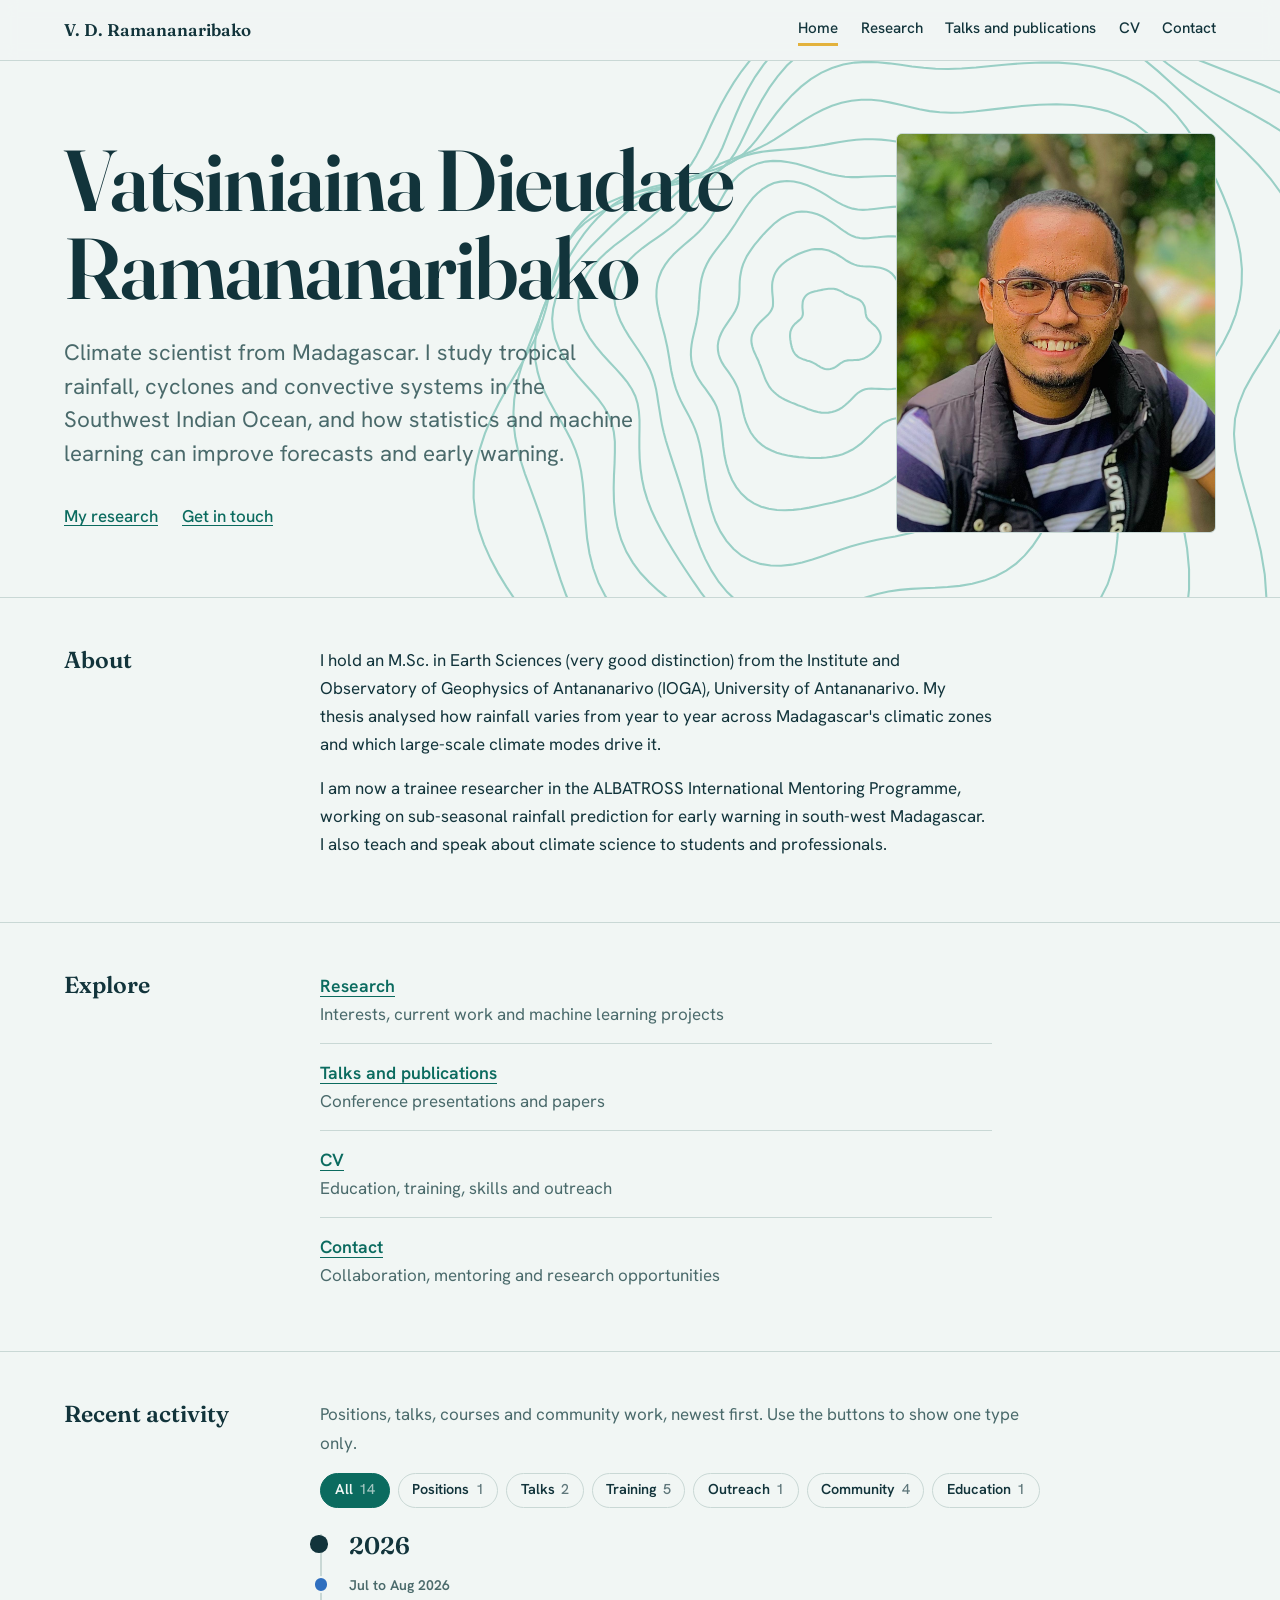
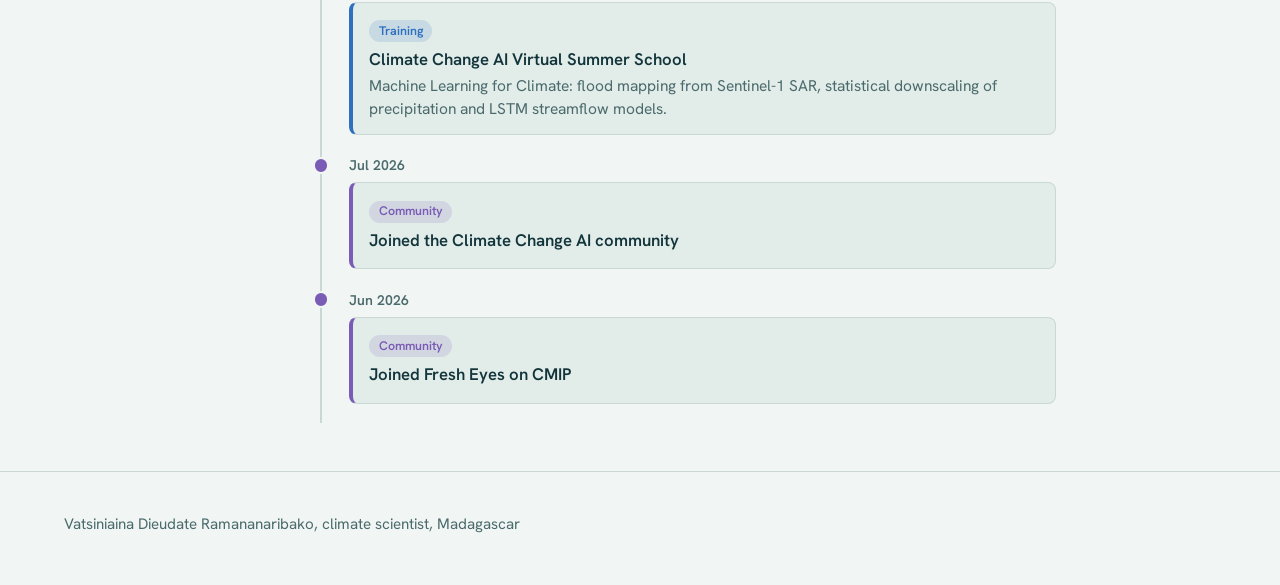
<file: index.html>
<!DOCTYPE html>
<html lang="en">
<head>
<meta charset="utf-8">
<meta name="viewport" content="width=device-width, initial-scale=1, viewport-fit=cover">
<title>Vatsiniaina Dieudate Ramananaribako</title>
<meta name="description" content="Climate scientist from Madagascar studying tropical rainfall, cyclones and climate prediction.">
<link rel="preconnect" href="https://fonts.googleapis.com">
<link rel="preconnect" href="https://fonts.gstatic.com" crossorigin>
<link href="https://fonts.googleapis.com/css2?family=Fraunces:opsz,wght@9..144,400;9..144,600&family=Hanken+Grotesk:wght@400;500;600&display=swap" rel="stylesheet">
<link rel="stylesheet" href="style.css">
</head>
<body>
<header class="top">
  <a class="mark" href="index.html">V. D. Ramananaribako</a>
  <nav aria-label="Main"><a href="index.html" aria-current="page">Home</a><a href="research.html">Research</a><a href="publications.html">Talks and publications</a><a href="cv.html">CV</a><a href="contact.html">Contact</a></nav>
</header>

<div class="hero">
  <svg id="contours" viewBox="-300 -300 600 600" aria-hidden="true" focusable="false"></svg>
  <div class="grid">
    <div>
      <h1>Vatsiniaina Dieudate Ramananaribako</h1>
      <p class="lead">Climate scientist from Madagascar. I study tropical rainfall, cyclones and convective systems in the Southwest Indian Ocean, and how statistics and machine learning can improve forecasts and early warning.</p>
      <div class="links"><a href="research.html">My research</a><a href="contact.html">Get in touch</a></div>
    </div>
    <div class="photo"><img src="photo.jpg" alt="Portrait of Vatsiniaina Dieudate Ramananaribako" onerror="this.remove()"></div>
  </div>
</div>
<main>
  <section>
    <h2>About</h2>
    <div class="content">
      <p>I hold an M.Sc. in Earth Sciences (very good distinction) from the Institute and Observatory of Geophysics of Antananarivo (IOGA), University of Antananarivo. My thesis analysed how rainfall varies from year to year across Madagascar's climatic zones and which large-scale climate modes drive it.</p>
      <p>I am now a trainee researcher in the ALBATROSS International Mentoring Programme, working on sub-seasonal rainfall prediction for early warning in south-west Madagascar. I also teach and speak about climate science to students and professionals.</p>
    </div>
  </section>
  <section>
    <h2>Explore</h2>
    <div class="content">
      <ul class="pagelist">
        <li><a href="research.html">Research</a><span>Interests, current work and machine learning projects</span></li>
        <li><a href="publications.html">Talks and publications</a><span>Conference presentations and papers</span></li>
        <li><a href="cv.html">CV</a><span>Education, training, skills and outreach</span></li>
        <li><a href="contact.html">Contact</a><span>Collaboration, mentoring and research opportunities</span></li>
      </ul>
    </div>
  </section>
  <section>
    <h2>Recent activity</h2>
    <div class="content wide">
<p class="tl-intro">Positions, talks, courses and community work, newest first. Use the buttons to show one type only.</p>
<div class="tl-filters" role="group" aria-label="Filter activities by type"><button type="button" class="chip" data-filter="all" aria-pressed="true">All <span>14</span></button><button type="button" class="chip" data-filter="position" aria-pressed="false">Positions <span>1</span></button><button type="button" class="chip" data-filter="talk" aria-pressed="false">Talks <span>2</span></button><button type="button" class="chip" data-filter="training" aria-pressed="false">Training <span>5</span></button><button type="button" class="chip" data-filter="outreach" aria-pressed="false">Outreach <span>1</span></button><button type="button" class="chip" data-filter="community" aria-pressed="false">Community <span>4</span></button><button type="button" class="chip" data-filter="education" aria-pressed="false">Education <span>1</span></button></div>
<div class="timeline" id="timeline">
  <div class="tl-year">2026</div>
  <div class="tl-item" data-type="training"><div class="tl-date">Jul to Aug 2026</div><div class="tl-card"><span class="tl-tag">Training</span><h3>Climate Change AI Virtual Summer School</h3><p>Machine Learning for Climate: flood mapping from Sentinel-1 SAR, statistical downscaling of precipitation and LSTM streamflow models.</p></div></div>
  <div class="tl-item" data-type="community"><div class="tl-date">Jul 2026</div><div class="tl-card"><span class="tl-tag">Community</span><h3>Joined the Climate Change AI community</h3></div></div>
  <div class="tl-item" data-type="community"><div class="tl-date">Jun 2026</div><div class="tl-card"><span class="tl-tag">Community</span><h3>Joined Fresh Eyes on CMIP</h3></div></div>
</div>
    </div>
  </section>
</main>

<footer>Vatsiniaina Dieudate Ramananaribako, climate scientist, Madagascar</footer>
<script src="script.js"></script>
</body>
</html>
</file>
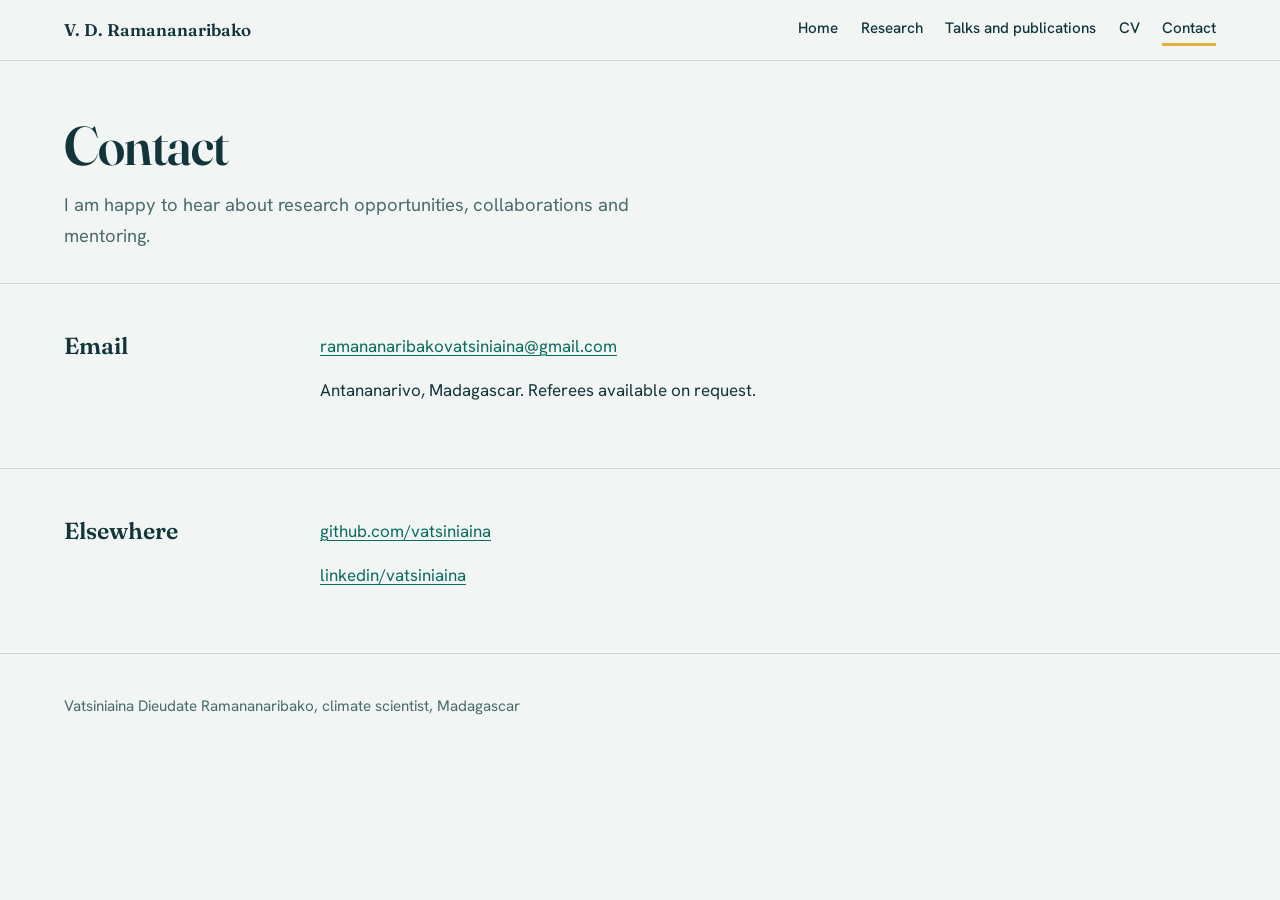
<file: contact.html>
<!DOCTYPE html>
<html lang="en">
<head>
<meta charset="utf-8">
<meta name="viewport" content="width=device-width, initial-scale=1, viewport-fit=cover">
<title>Contact | Vatsiniaina Dieudate Ramananaribako</title>
<meta name="description" content="Contact Vatsiniaina Dieudate Ramananaribako.">
<link rel="preconnect" href="https://fonts.googleapis.com">
<link rel="preconnect" href="https://fonts.gstatic.com" crossorigin>
<link href="https://fonts.googleapis.com/css2?family=Fraunces:opsz,wght@9..144,400;9..144,600&family=Hanken+Grotesk:wght@400;500;600&display=swap" rel="stylesheet">
<link rel="stylesheet" href="style.css">
</head>
<body>
<header class="top">
  <a class="mark" href="index.html">V. D. Ramananaribako</a>
  <nav aria-label="Main"><a href="index.html">Home</a><a href="research.html">Research</a><a href="publications.html">Talks and publications</a><a href="cv.html">CV</a><a href="contact.html" aria-current="page">Contact</a></nav>
</header>
<div class="page-head"><h1>Contact</h1><p>I am happy to hear about research opportunities, collaborations and mentoring.</p></div>

<main>
  <section>
    <h2>Email</h2>
    <div class="content">
      <p><a href="mailto:ramananaribakovatsiniaina@gmail.com">ramananaribakovatsiniaina@gmail.com</a></p>
      <p>Antananarivo, Madagascar. Referees available on request.</p>
    </div>
  </section>
  <section>
    <h2>Elsewhere</h2>
    <div class="content">
      <p><a href="https://github.com/vatsiniaina">github.com/vatsiniaina</a></p>
      <p><a href="
www.linkedin.com/in/vatsiniaina-dieudate-ramananaribako-0b5184231">linkedin/vatsiniaina</a></p>
    </div>
  </section>
</main>

<footer>Vatsiniaina Dieudate Ramananaribako, climate scientist, Madagascar</footer>
<script src="script.js"></script>
</body>
</html>
</file>
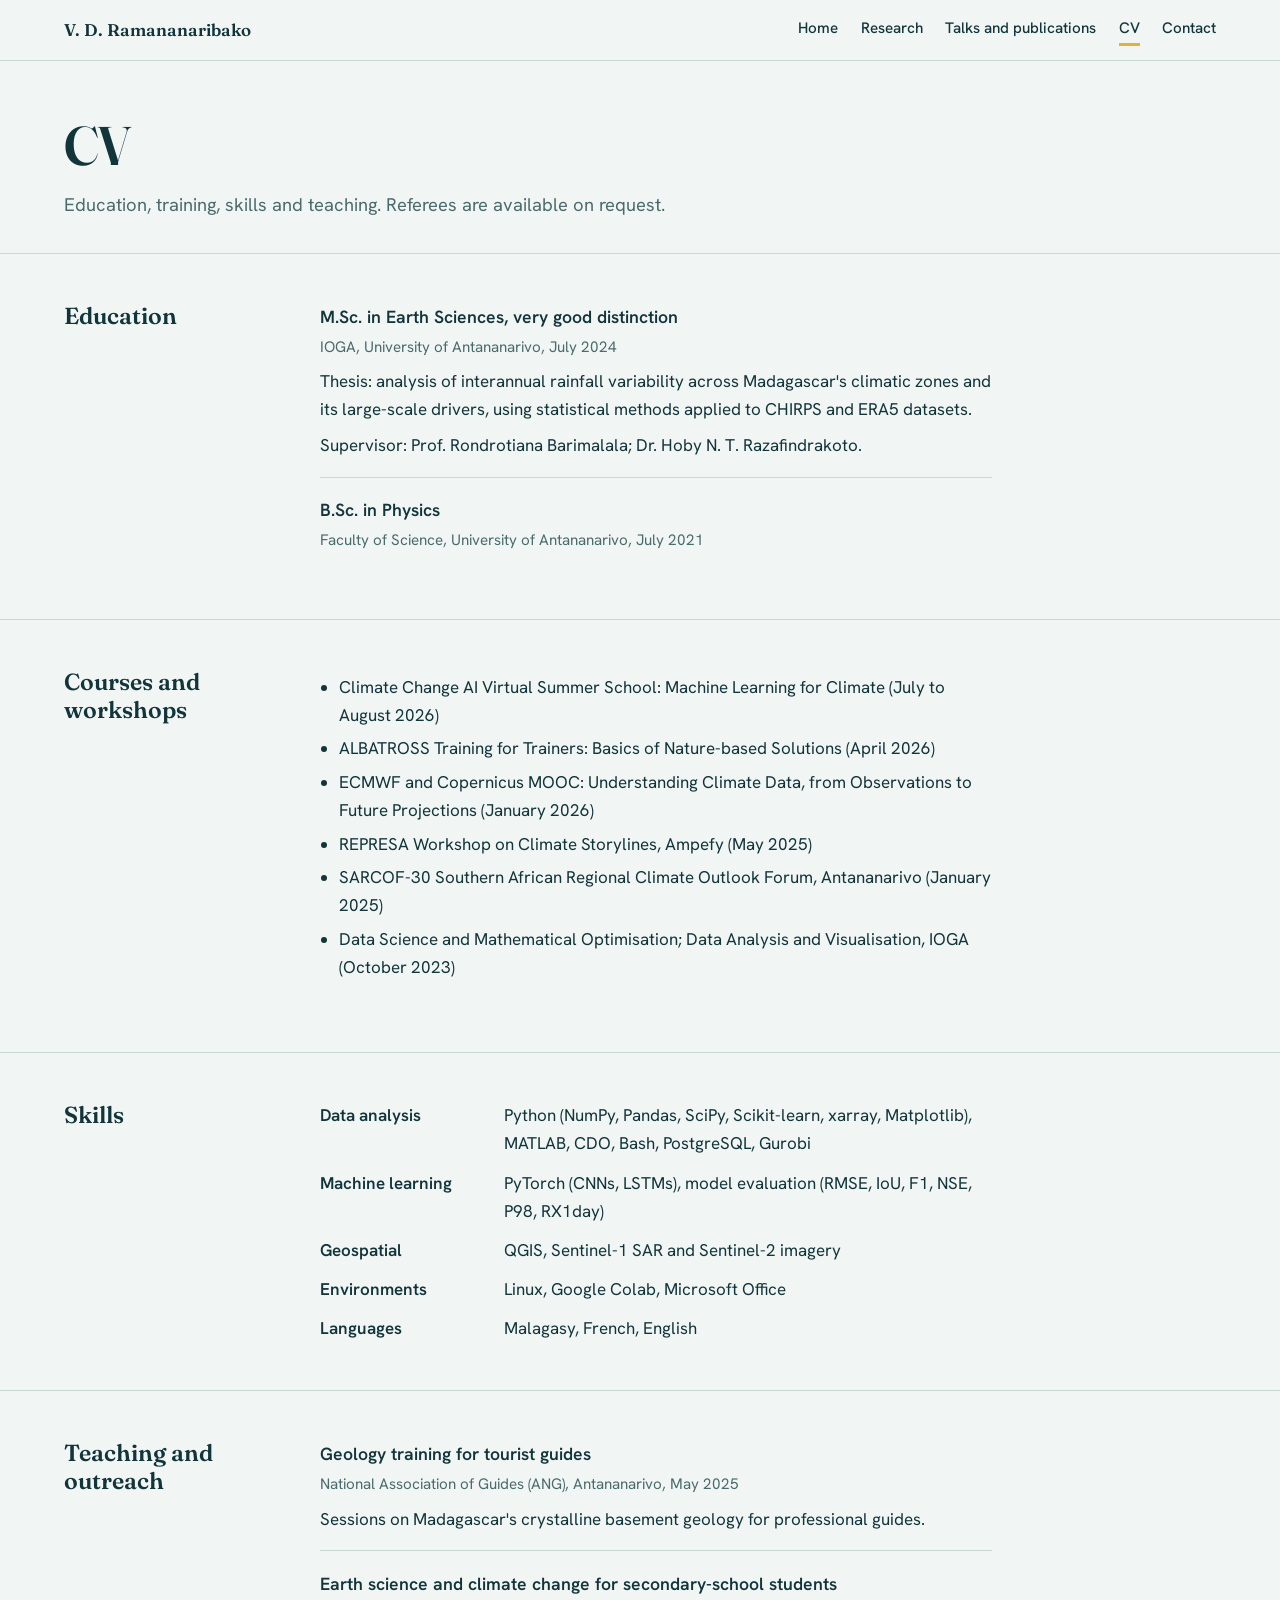
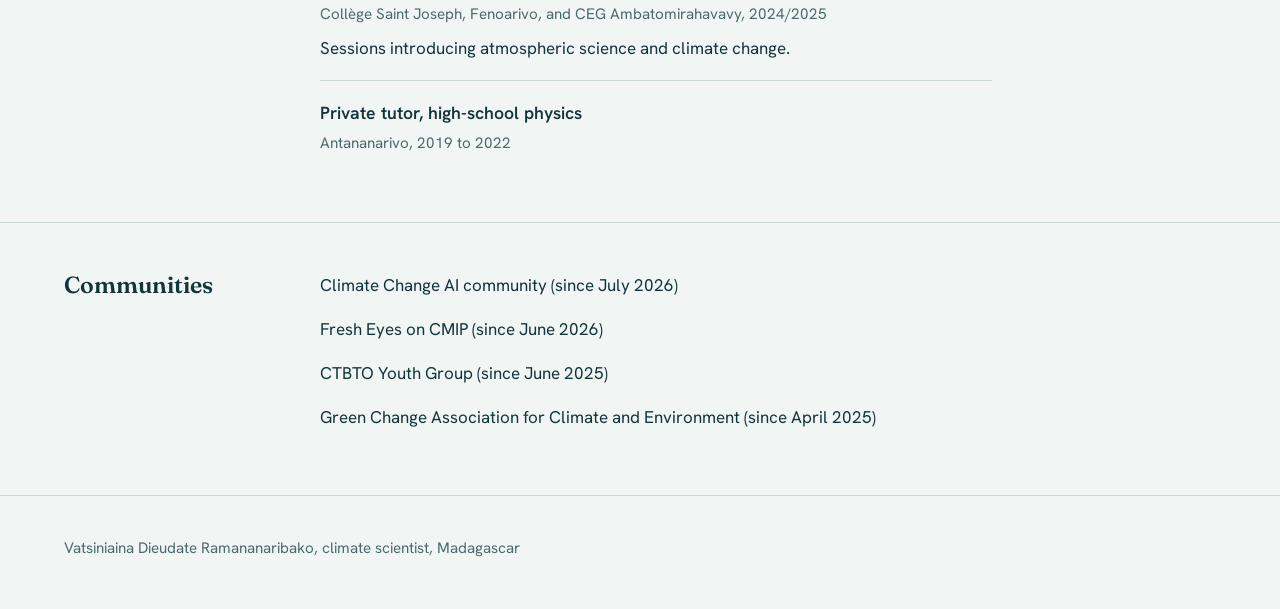
<file: cv.html>
<!DOCTYPE html>
<html lang="en">
<head>
<meta charset="utf-8">
<meta name="viewport" content="width=device-width, initial-scale=1, viewport-fit=cover">
<title>CV | Vatsiniaina Dieudate Ramananaribako</title>
<meta name="description" content="Education, training, skills and outreach of Vatsiniaina Dieudate Ramananaribako.">
<link rel="preconnect" href="https://fonts.googleapis.com">
<link rel="preconnect" href="https://fonts.gstatic.com" crossorigin>
<link href="https://fonts.googleapis.com/css2?family=Fraunces:opsz,wght@9..144,400;9..144,600&family=Hanken+Grotesk:wght@400;500;600&display=swap" rel="stylesheet">
<link rel="stylesheet" href="style.css">
</head>
<body>
<header class="top">
  <a class="mark" href="index.html">V. D. Ramananaribako</a>
  <nav aria-label="Main"><a href="index.html">Home</a><a href="research.html">Research</a><a href="publications.html">Talks and publications</a><a href="cv.html" aria-current="page">CV</a><a href="contact.html">Contact</a></nav>
</header>
<div class="page-head"><h1>CV</h1><p>Education, training, skills and teaching. Referees are available on request.</p></div>

<main>
  <section>
    <h2>Education</h2>
    <div class="content">
      <div class="entry">
        <h3>M.Sc. in Earth Sciences, very good distinction</h3>
        <p class="when">IOGA, University of Antananarivo, July 2024</p>
        <p>Thesis: analysis of interannual rainfall variability across Madagascar's climatic zones and its large-scale drivers, using statistical methods applied to CHIRPS and ERA5 datasets.</p>
        <p>Supervisor: Prof. Rondrotiana Barimalala; Dr. Hoby N. T. Razafindrakoto.</p>
      </div>
      <div class="entry">
        <h3>B.Sc. in Physics</h3>
        <p class="when">Faculty of Science, University of Antananarivo, July 2021</p>
      </div>
    </div>
  </section>
  <section>
    <h2>Courses and workshops</h2>
    <div class="content">
      <div class="entry">
        <ul>
          <li>Climate Change AI Virtual Summer School: Machine Learning for Climate (July to August 2026)</li>
          <li>ALBATROSS Training for Trainers: Basics of Nature-based Solutions (April 2026)</li>
          <li>ECMWF and Copernicus MOOC: Understanding Climate Data, from Observations to Future Projections (January 2026)</li>
          <li>REPRESA Workshop on Climate Storylines, Ampefy (May 2025)</li>
          <li>SARCOF-30 Southern African Regional Climate Outlook Forum, Antananarivo (January 2025)</li>
          <li>Data Science and Mathematical Optimisation; Data Analysis and Visualisation, IOGA (October 2023)</li>
        </ul>
      </div>
    </div>
  </section>
  <section>
    <h2>Skills</h2>
    <div class="content">
      <dl class="skills">
        <dt>Data analysis</dt><dd>Python (NumPy, Pandas, SciPy, Scikit-learn, xarray, Matplotlib), MATLAB, CDO, Bash, PostgreSQL, Gurobi</dd>
        <dt>Machine learning</dt><dd>PyTorch (CNNs, LSTMs), model evaluation (RMSE, IoU, F1, NSE, P98, RX1day)</dd>
        <dt>Geospatial</dt><dd>QGIS, Sentinel-1 SAR and Sentinel-2 imagery</dd>
        <dt>Environments</dt><dd>Linux, Google Colab, Microsoft Office</dd>
        <dt>Languages</dt><dd>Malagasy, French, English</dd>
      </dl>
    </div>
  </section>
  <section>
    <h2>Teaching and outreach</h2>
    <div class="content">
      <div class="entry">
        <h3>Geology training for tourist guides</h3>
        <p class="when">National Association of Guides (ANG), Antananarivo, May 2025</p>
        <p>Sessions on Madagascar's crystalline basement geology for professional guides.</p>
      </div>
      <div class="entry">
        <h3>Earth science and climate change for secondary-school students</h3>
        <p class="when">Coll&egrave;ge Saint Joseph, Fenoarivo, and CEG Ambatomirahavavy, 2024/2025</p>
        <p>Sessions introducing atmospheric science and climate change.</p>
      </div>
      <div class="entry">
        <h3>Private tutor, high-school physics</h3>
        <p class="when">Antananarivo, 2019 to 2022</p>
      </div>
    </div>
  </section>
  <section>
    <h2>Communities</h2>
    <div class="content">
      <p>Climate Change AI community (since July 2026)</p>
      <p>Fresh Eyes on CMIP (since June 2026)</p>
      <p>CTBTO Youth Group (since June 2025)</p>
      <p>Green Change Association for Climate and Environment (since April 2025)</p>
    </div>
  </section>
</main>

<footer>Vatsiniaina Dieudate Ramananaribako, climate scientist, Madagascar</footer>
<script src="script.js"></script>
</body>
</html>
</file>
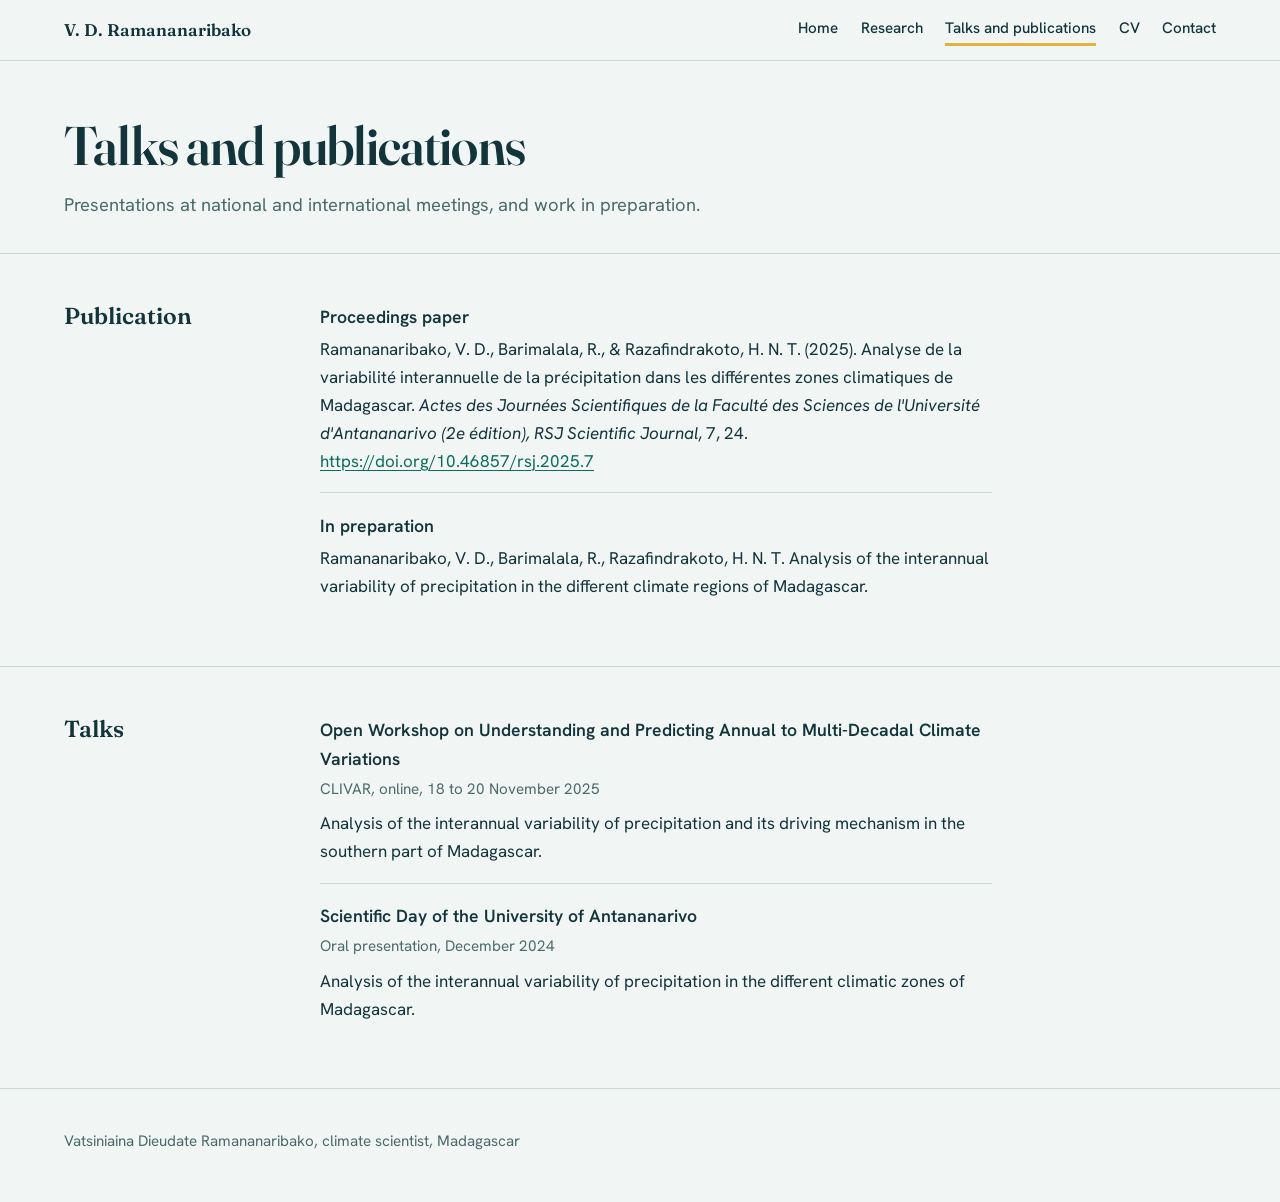
<file: publications.html>
<!DOCTYPE html>
<html lang="en">
<head>
<meta charset="utf-8">
<meta name="viewport" content="width=device-width, initial-scale=1, viewport-fit=cover">
<title>Talks and publications | Vatsiniaina Dieudate Ramananaribako</title>
<meta name="description" content="Talks and publications on rainfall variability in Madagascar.">
<link rel="preconnect" href="https://fonts.googleapis.com">
<link rel="preconnect" href="https://fonts.gstatic.com" crossorigin>
<link href="https://fonts.googleapis.com/css2?family=Fraunces:opsz,wght@9..144,400;9..144,600&family=Hanken+Grotesk:wght@400;500;600&display=swap" rel="stylesheet">
<link rel="stylesheet" href="style.css">
</head>
<body>
<header class="top">
  <a class="mark" href="index.html">V. D. Ramananaribako</a>
  <nav aria-label="Main"><a href="index.html">Home</a><a href="research.html">Research</a><a href="publications.html" aria-current="page">Talks and publications</a><a href="cv.html">CV</a><a href="contact.html">Contact</a></nav>
</header>
<div class="page-head"><h1>Talks and publications</h1><p>Presentations at national and international meetings, and work in preparation.</p></div>

<main>
  <section>
    <h2>Publication</h2>
    <div class="content">
      <div class="entry">
        <h3>Proceedings paper</h3>
        <p>Ramananaribako, V. D., Barimalala, R., &amp; Razafindrakoto, H. N. T. (2025). Analyse de la variabilité interannuelle de la précipitation dans les différentes zones climatiques de Madagascar. <em>Actes des Journées Scientifiques de la Faculté des Sciences de l'Université d'Antananarivo (2e édition), RSJ Scientific Journal</em>, 7, 24. <a href="https://doi.org/10.46857/rsj.2025.7">https://doi.org/10.46857/rsj.2025.7</a></p>
      </div>
      <div class="entry">
        <h3>In preparation</h3>
        <p>Ramananaribako, V. D., Barimalala, R., Razafindrakoto, H. N. T. Analysis of the interannual variability of precipitation in the different climate regions of Madagascar.</p>
      </div>
    </div>
  </section>
  <section>
    <h2>Talks</h2>
    <div class="content">
      <div class="entry">
        <h3>Open Workshop on Understanding and Predicting Annual to Multi-Decadal Climate Variations</h3>
        <p class="when">CLIVAR, online, 18 to 20 November 2025</p>
        <p>Analysis of the interannual variability of precipitation and its driving mechanism in the southern part of Madagascar.</p>
      </div>
      <div class="entry">
        <h3>Scientific Day of the University of Antananarivo</h3>
        <p class="when">Oral presentation, December 2024</p>
        <p>Analysis of the interannual variability of precipitation in the different climatic zones of Madagascar.</p>
      </div>
    </div>
  </section>
</main>

<footer>Vatsiniaina Dieudate Ramananaribako, climate scientist, Madagascar</footer>
<script src="script.js"></script>
</body>
</html>
</file>
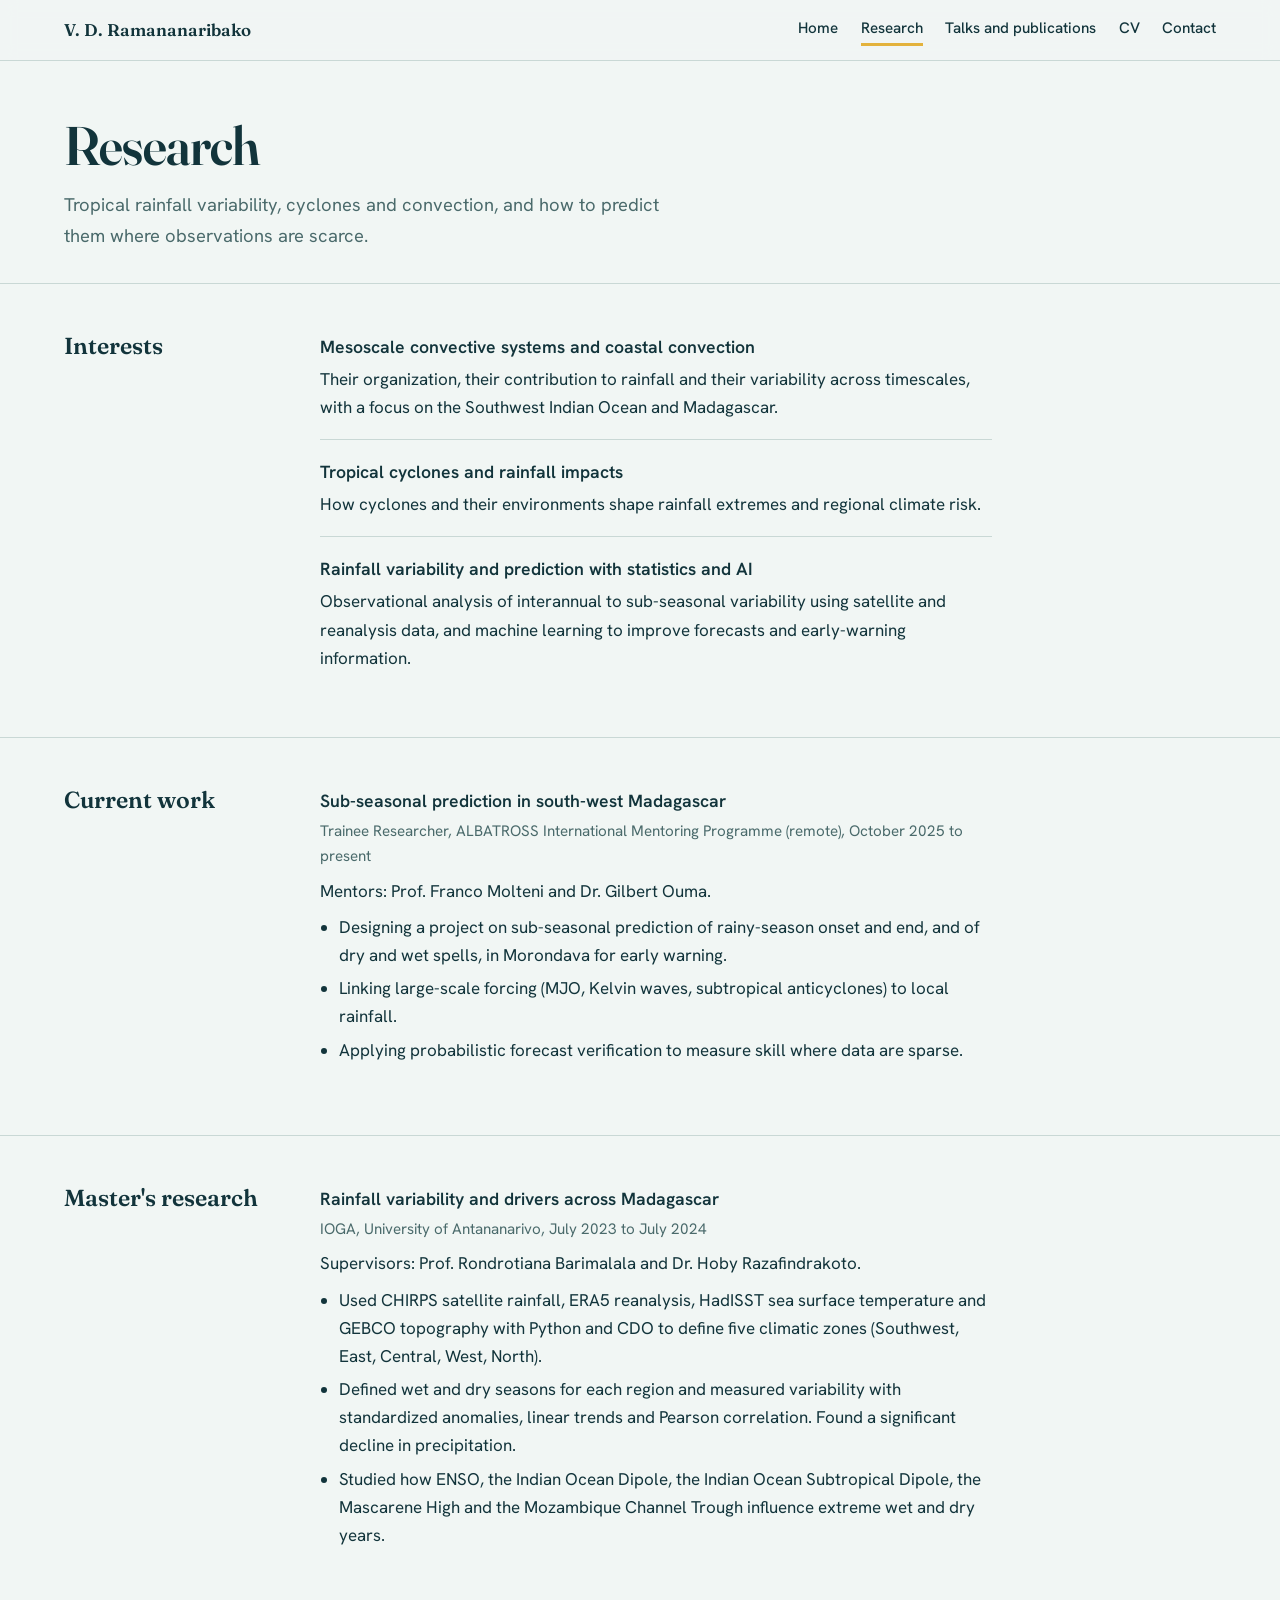
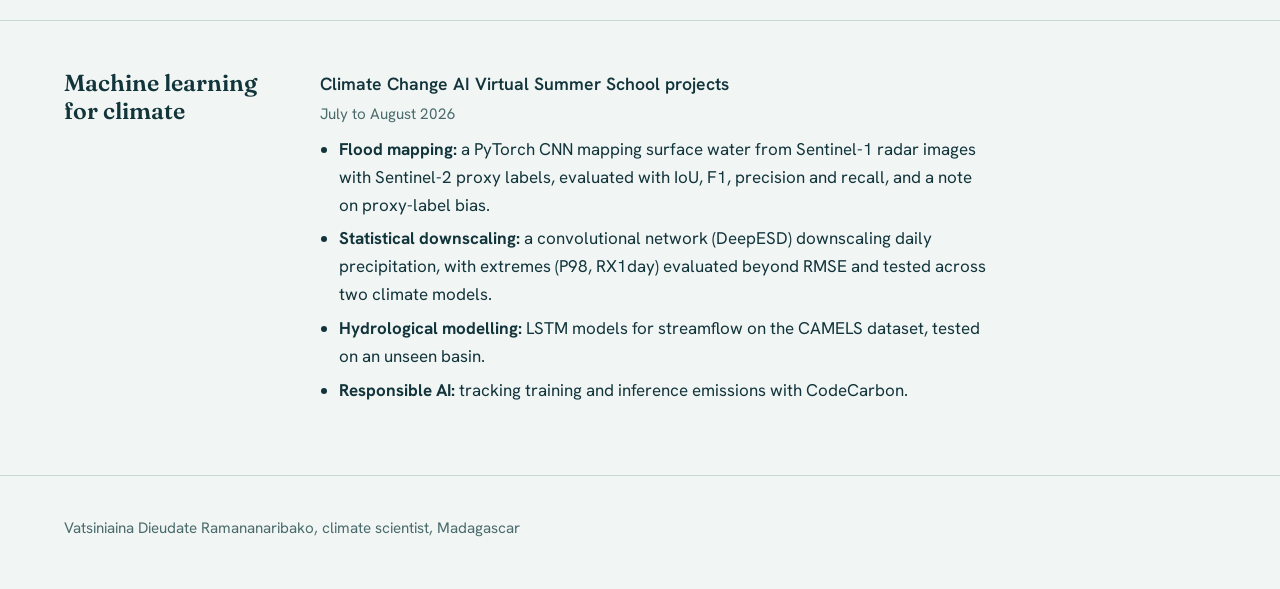
<file: research.html>
<!DOCTYPE html>
<html lang="en">
<head>
<meta charset="utf-8">
<meta name="viewport" content="width=device-width, initial-scale=1, viewport-fit=cover">
<title>Research | Vatsiniaina Dieudate Ramananaribako</title>
<meta name="description" content="Research on tropical rainfall variability, cyclones, convection and machine learning for climate.">
<link rel="preconnect" href="https://fonts.googleapis.com">
<link rel="preconnect" href="https://fonts.gstatic.com" crossorigin>
<link href="https://fonts.googleapis.com/css2?family=Fraunces:opsz,wght@9..144,400;9..144,600&family=Hanken+Grotesk:wght@400;500;600&display=swap" rel="stylesheet">
<link rel="stylesheet" href="style.css">
</head>
<body>
<header class="top">
  <a class="mark" href="index.html">V. D. Ramananaribako</a>
  <nav aria-label="Main"><a href="index.html">Home</a><a href="research.html" aria-current="page">Research</a><a href="publications.html">Talks and publications</a><a href="cv.html">CV</a><a href="contact.html">Contact</a></nav>
</header>
<div class="page-head"><h1>Research</h1><p>Tropical rainfall variability, cyclones and convection, and how to predict them where observations are scarce.</p></div>

<main>
  <section>
    <h2>Interests</h2>
    <div class="content">
      <div class="entry">
        <h3>Mesoscale convective systems and coastal convection</h3>
        <p>Their organization, their contribution to rainfall and their variability across timescales, with a focus on the Southwest Indian Ocean and Madagascar.</p>
      </div>
      <div class="entry">
        <h3>Tropical cyclones and rainfall impacts</h3>
        <p>How cyclones and their environments shape rainfall extremes and regional climate risk.</p>
      </div>
      <div class="entry">
        <h3>Rainfall variability and prediction with statistics and AI</h3>
        <p>Observational analysis of interannual to sub-seasonal variability using satellite and reanalysis data, and machine learning to improve forecasts and early-warning information.</p>
      </div>
    </div>
  </section>
  <section>
    <h2>Current work</h2>
    <div class="content">
      <div class="entry">
        <h3>Sub-seasonal prediction in south-west Madagascar</h3>
        <p class="when">Trainee Researcher, ALBATROSS International Mentoring Programme (remote), October 2025 to present</p>
        <p>Mentors: Prof. Franco Molteni and Dr. Gilbert Ouma.</p>
        <ul>
          <li>Designing a project on sub-seasonal prediction of rainy-season onset and end, and of dry and wet spells, in Morondava for early warning.</li>
          <li>Linking large-scale forcing (MJO, Kelvin waves, subtropical anticyclones) to local rainfall.</li>
          <li>Applying probabilistic forecast verification to measure skill where data are sparse.</li>
        </ul>
      </div>
    </div>
  </section>
  <section>
    <h2>Master's research</h2>
    <div class="content">
      <div class="entry">
        <h3>Rainfall variability and drivers across Madagascar</h3>
        <p class="when">IOGA, University of Antananarivo, July 2023 to July 2024</p>
        <p>Supervisors: Prof. Rondrotiana Barimalala and Dr. Hoby Razafindrakoto.</p>
        <ul>
          <li>Used CHIRPS satellite rainfall, ERA5 reanalysis, HadISST sea surface temperature and GEBCO topography with Python and CDO to define five climatic zones (Southwest, East, Central, West, North).</li>
          <li>Defined wet and dry seasons for each region and measured variability with standardized anomalies, linear trends and Pearson correlation. Found a significant decline in precipitation.</li>
          <li>Studied how ENSO, the Indian Ocean Dipole, the Indian Ocean Subtropical Dipole, the Mascarene High and the Mozambique Channel Trough influence extreme wet and dry years.</li>
        </ul>
      </div>
    </div>
  </section>
  <section>
    <h2>Machine learning for climate</h2>
    <div class="content">
      <div class="entry">
        <h3>Climate Change AI Virtual Summer School projects</h3>
        <p class="when">July to August 2026</p>
        <ul>
          <li><strong>Flood mapping:</strong> a PyTorch CNN mapping surface water from Sentinel-1 radar images with Sentinel-2 proxy labels, evaluated with IoU, F1, precision and recall, and a note on proxy-label bias.</li>
          <li><strong>Statistical downscaling:</strong> a convolutional network (DeepESD) downscaling daily precipitation, with extremes (P98, RX1day) evaluated beyond RMSE and tested across two climate models.</li>
          <li><strong>Hydrological modelling:</strong> LSTM models for streamflow on the CAMELS dataset, tested on an unseen basin.</li>
          <li><strong>Responsible AI:</strong> tracking training and inference emissions with CodeCarbon.</li>
        </ul>
      </div>
    </div>
  </section>
</main>

<footer>Vatsiniaina Dieudate Ramananaribako, climate scientist, Madagascar</footer>
<script src="script.js"></script>
</body>
</html>
</file>
<file: style.css>
:root {
  --bg: #F1F6F4; --ink: #12343B; --muted: #4A6A6B; --rule: #C9D8D5;
  --link: #0B6B5F; --line: #2FA08E; --vanilla: #E3B23C; --tint: #E2ECE9;
  --display: "Fraunces", Georgia, "Times New Roman", serif;
  --body: "Hanken Grotesk", system-ui, -apple-system, "Segoe UI", Roboto, sans-serif;
  box-sizing: border-box;
  padding-top: env(safe-area-inset-top, 0px);
  padding-bottom: env(safe-area-inset-bottom, 0px);
}
@media (prefers-color-scheme: dark) {
  :root:not([data-theme="light"]) {
    --bg: #0F2428; --ink: #E6F0ED; --muted: #9DB8B4; --rule: #25444A;
    --link: #6FD3C0; --line: #3FB8A4; --vanilla: #F0B84B; --tint: #17353B;
  }
}
:root[data-theme="dark"] {
  --bg: #0F2428; --ink: #E6F0ED; --muted: #9DB8B4; --rule: #25444A;
  --link: #6FD3C0; --line: #3FB8A4; --vanilla: #F0B84B; --tint: #17353B;
}
*, *::before, *::after { box-sizing: inherit; }
html { scroll-behavior: smooth; scroll-padding-top: calc(env(safe-area-inset-top, 0px) + 4.5rem); }
body { margin: 0; background: var(--bg); color: var(--ink); font-family: var(--body); font-size: 1.0625rem; line-height: 1.65; -webkit-font-smoothing: antialiased; }
a { color: var(--link); text-underline-offset: 0.2em; text-decoration-thickness: 1px; }
a:hover { text-decoration-color: var(--vanilla); text-decoration-thickness: 3px; }
:focus-visible { outline: 3px solid var(--vanilla); outline-offset: 3px; border-radius: 2px; }

header.top { position: sticky; top: env(safe-area-inset-top, 0px); z-index: 5; display: flex; justify-content: space-between; align-items: center; gap: 1rem 2rem; flex-wrap: wrap; padding: 0.9rem clamp(1.25rem, 5vw, 4rem); background: color-mix(in srgb, var(--bg) 90%, transparent); backdrop-filter: blur(8px); border-bottom: 1px solid var(--rule); }
header.top .mark { font-family: var(--display); font-weight: 600; color: var(--ink); text-decoration: none; }
nav { display: flex; gap: 0.4rem 1.4rem; flex-wrap: wrap; }
nav a { color: var(--ink); text-decoration: none; font-weight: 500; font-size: 0.95rem; padding: 0.1rem 0; border-bottom: 3px solid transparent; }
nav a:hover { border-bottom-color: var(--vanilla); }
nav a[aria-current="page"] { border-bottom-color: var(--vanilla); }

.hero { position: relative; overflow: hidden; padding: 4.5rem clamp(1.25rem, 5vw, 4rem) 4rem; }
.hero .grid { position: relative; z-index: 1; display: grid; grid-template-columns: minmax(0, 1fr) minmax(0, 20rem); gap: 3rem; align-items: center; max-width: 72rem; }
.hero h1 { font-family: var(--display); font-weight: 600; font-variation-settings: "opsz" 144; font-size: clamp(2.6rem, 7vw, 5.4rem); line-height: 1.02; letter-spacing: -0.02em; margin: 0 0 1.5rem; }
.hero p.lead { font-size: clamp(1.15rem, 2.2vw, 1.4rem); line-height: 1.5; color: var(--muted); max-width: 36rem; margin: 0 0 2rem; }
.hero .links { display: flex; gap: 1.5rem; flex-wrap: wrap; font-weight: 500; }
#contours { position: absolute; left: 30%; top: 50%; width: min(90vw, 56rem); height: auto; transform: translateY(-50%); color: var(--line); opacity: 0.45; pointer-events: none; }
#contours path { fill: none; stroke: currentColor; stroke-width: 1.4; stroke-dasharray: 1; stroke-dashoffset: 1; animation: draw 2.6s ease-out forwards; }
@keyframes draw { to { stroke-dashoffset: 0; } }
@media (prefers-reduced-motion: reduce) { #contours path { animation: none; stroke-dashoffset: 0; } html { scroll-behavior: auto; } }

.photo { position: relative; aspect-ratio: 4 / 5; width: 100%; max-width: 20rem; border-radius: 6px; overflow: hidden; background: var(--tint); border: 1px solid var(--rule); justify-self: end; }
.photo::before { content: "VD"; position: absolute; inset: 0; display: grid; place-items: center; font-family: var(--display); font-weight: 600; font-size: 4rem; color: var(--muted); }
.photo img { position: absolute; inset: 0; width: 100%; height: 100%; object-fit: cover; }

.page-head { padding: 3.5rem clamp(1.25rem, 5vw, 4rem) 2rem; }
.page-head h1 { font-family: var(--display); font-weight: 600; font-variation-settings: "opsz" 144; font-size: clamp(2.2rem, 5vw, 3.4rem); line-height: 1.05; letter-spacing: -0.015em; margin: 0 0 1rem; }
.page-head p { color: var(--muted); font-size: 1.15rem; max-width: 40rem; margin: 0; }

main section { display: grid; grid-template-columns: minmax(0, 13rem) minmax(0, 1fr); gap: 1rem 3rem; padding: 3rem clamp(1.25rem, 5vw, 4rem); border-top: 1px solid var(--rule); }
main section > h2 { font-family: var(--display); font-weight: 600; font-size: 1.45rem; line-height: 1.2; margin: 0; }
.content { max-width: 42rem; }
.content p { margin: 0 0 1rem; }
.entry { padding: 1.1rem 0; border-bottom: 1px solid var(--rule); }
.entry:first-child { padding-top: 0; }
.entry:last-child { border-bottom: 0; }
.entry h3 { font-size: 1.1rem; margin: 0 0 0.25rem; font-weight: 600; }
.entry .when { color: var(--muted); font-size: 0.95rem; margin: 0 0 0.45rem; }
.entry p { margin: 0 0 0.5rem; }
.entry p:last-child { margin-bottom: 0; }
.entry ul { margin: 0.3rem 0 0; padding-left: 1.2rem; }
.entry li { margin-bottom: 0.35rem; }
dl.skills { margin: 0; display: grid; grid-template-columns: minmax(0, 10rem) minmax(0, 1fr); gap: 0.7rem 1.5rem; }
dl.skills dt { font-weight: 600; }
dl.skills dd { margin: 0; }
.pagelist { list-style: none; margin: 0; padding: 0; }
.pagelist li { padding: 0.9rem 0; border-bottom: 1px solid var(--rule); }
.pagelist li:first-child { padding-top: 0; }
.pagelist li:last-child { border-bottom: 0; }
.pagelist a { font-weight: 600; font-size: 1.1rem; }
.pagelist span { display: block; color: var(--muted); }
.todo { background: color-mix(in srgb, var(--vanilla) 30%, transparent); padding: 0 0.25em; border-radius: 3px; }

/* Timeline */
:root {
  --c-position: #0B6B5F; --c-talk: #9A6700; --c-training: #2F6FBF;
  --c-outreach: #2F8F4E; --c-community: #7A5BB5; --c-education: #B0446B;
}
@media (prefers-color-scheme: dark) {
  :root:not([data-theme="light"]) {
    --c-position: #6FD3C0; --c-talk: #F0B84B; --c-training: #7FB2F0;
    --c-outreach: #7FD39A; --c-community: #B9A2EA; --c-education: #E49AB5;
  }
}
:root[data-theme="dark"] {
  --c-position: #6FD3C0; --c-talk: #F0B84B; --c-training: #7FB2F0;
  --c-outreach: #7FD39A; --c-community: #B9A2EA; --c-education: #E49AB5;
}
.content.wide { max-width: 46rem; }
.tl-intro { color: var(--muted); margin: 0 0 1rem; }
.tl-filters { display: flex; flex-wrap: wrap; gap: 0.5rem; margin: 0 0 1.6rem; }
.chip { font: inherit; font-size: 0.9rem; font-weight: 600; cursor: pointer; color: var(--ink); background: transparent;
  border: 1px solid var(--rule); border-radius: 999px; padding: 0.3rem 0.85rem; }
.chip span { opacity: 0.65; font-weight: 500; margin-left: 0.15rem; }
.chip:hover { border-color: var(--link); }
.chip[aria-pressed="true"] { background: var(--link); border-color: var(--link); color: var(--bg); }
.timeline { position: relative; padding-left: 1.7rem; border-left: 2px solid var(--rule); }
.timeline [hidden] { display: none !important; }
.tl-year { position: relative; font-family: var(--display); font-weight: 600; font-size: 1.5rem; line-height: 1; margin: 0 0 1rem; }
.tl-year::before { content: ""; position: absolute; left: calc(-1.7rem - 0.55rem - 3px); top: 0.1rem; width: 1.1rem; height: 1.1rem; border-radius: 50%; background: var(--ink); }
.tl-item { --c: var(--link); position: relative; padding: 0 0 1.2rem; }
.tl-item[data-type="position"] { --c: var(--c-position); }
.tl-item[data-type="talk"] { --c: var(--c-talk); }
.tl-item[data-type="training"] { --c: var(--c-training); }
.tl-item[data-type="outreach"] { --c: var(--c-outreach); }
.tl-item[data-type="community"] { --c: var(--c-community); }
.tl-item[data-type="education"] { --c: var(--c-education); }
.tl-item::before { content: ""; position: absolute; left: calc(-1.7rem - 0.4rem - 3px); top: 0.15rem; width: 0.8rem; height: 0.8rem; border-radius: 50%; background: var(--c); border: 2px solid var(--bg); box-sizing: content-box; }
.tl-date { font-size: 0.88rem; font-weight: 600; color: var(--muted); margin-bottom: 0.3rem; }
.tl-card { background: var(--tint); border: 1px solid var(--rule); border-left: 4px solid var(--c); border-radius: 8px; padding: 0.75rem 1rem 0.85rem; }
.tl-card h3 { font-size: 1.05rem; line-height: 1.35; margin: 0.35rem 0 0.2rem; font-weight: 600; }
.tl-card p { margin: 0; color: var(--muted); font-size: 0.97rem; line-height: 1.5; }
.tl-tag { display: inline-block; font-size: 0.78rem; font-weight: 600; color: var(--c); padding: 0.05rem 0.6rem; border-radius: 999px;
  background: color-mix(in srgb, var(--c) 15%, transparent); }
.tl-now { display: inline-block; font-size: 0.78rem; font-weight: 600; margin-left: 0.4rem; padding: 0.05rem 0.55rem; border-radius: 999px;
  background: var(--vanilla); color: #12343B; }

footer { padding: 2.5rem clamp(1.25rem, 5vw, 4rem) 3rem; border-top: 1px solid var(--rule); color: var(--muted); font-size: 0.95rem; }

@media (max-width: 760px) {
  .hero { padding-top: 3rem; }
  .hero .grid { grid-template-columns: minmax(0, 1fr); gap: 2rem; }
  .photo { justify-self: start; max-width: 14rem; order: -1; }
  #contours { left: -20%; width: 130vw; opacity: 0.3; }
  main section { grid-template-columns: minmax(0, 1fr); gap: 1rem; }
  dl.skills { grid-template-columns: minmax(0, 1fr); gap: 0.1rem; }
  dl.skills dd { margin-bottom: 0.8rem; }
}
</file>
